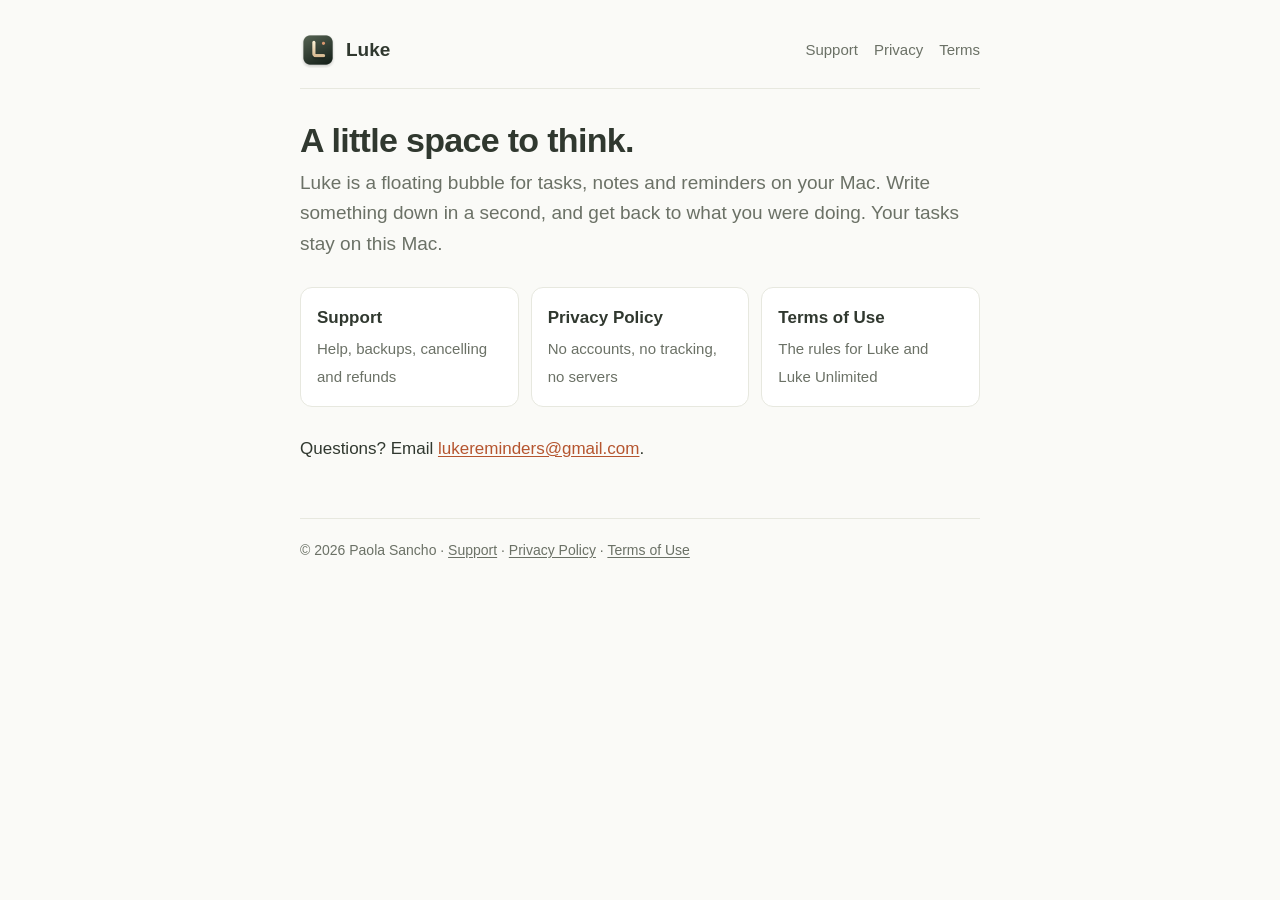
<file: index.html>
<!doctype html>
<html lang="en">
<head>
<meta charset="utf-8">
<meta name="viewport" content="width=device-width, initial-scale=1">
<title>Luke</title>
<meta name="description" content="Luke is a little space to think: a floating bubble for tasks, notes and reminders on your Mac.">
<link rel="icon" href="icon.png">
<link rel="stylesheet" href="style.css">
</head>
<body>
<div class="page">
<header class="site">
  <a class="brand" href="./"><img src="icon.png" alt="">Luke</a>
  <nav><a href="support.html">Support</a><a href="privacy.html">Privacy</a><a href="terms.html">Terms</a></nav>
</header>

<main>
<h1>A little space to think.</h1>
<p class="lead">Luke is a floating bubble for tasks, notes and reminders on your Mac. Write something down in a second, and get back to what you were doing. Your tasks stay on this Mac.</p>

<div class="cards">
  <a href="support.html"><strong>Support</strong><span>Help, backups, cancelling and refunds</span></a>
  <a href="privacy.html"><strong>Privacy Policy</strong><span>No accounts, no tracking, no servers</span></a>
  <a href="terms.html"><strong>Terms of Use</strong><span>The rules for Luke and Luke Unlimited</span></a>
</div>

<p>Questions? Email <a href="mailto:lukereminders@gmail.com">lukereminders@gmail.com</a>.</p>
</main>

<footer class="site">© 2026 Paola Sancho · <a href="support.html">Support</a> · <a href="privacy.html">Privacy Policy</a> · <a href="terms.html">Terms of Use</a></footer>
</div>
</body>
</html>
</file>
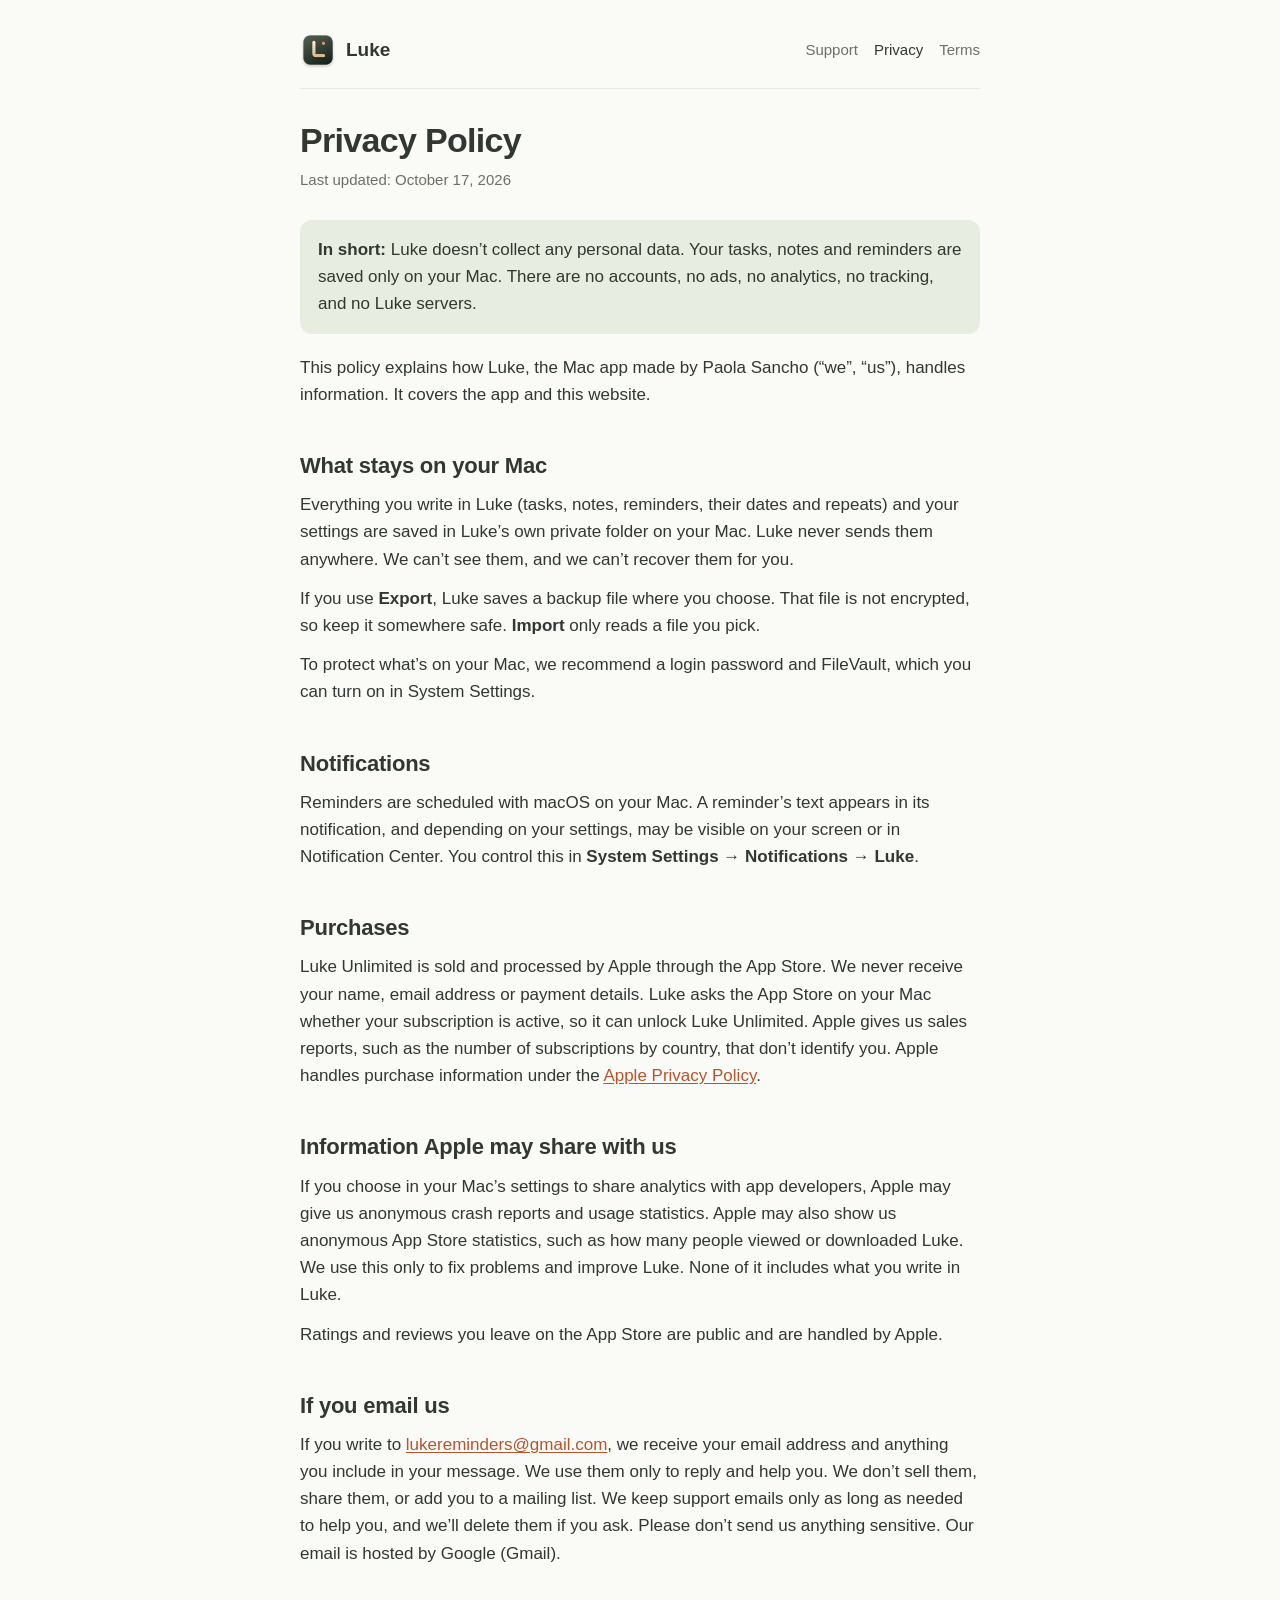
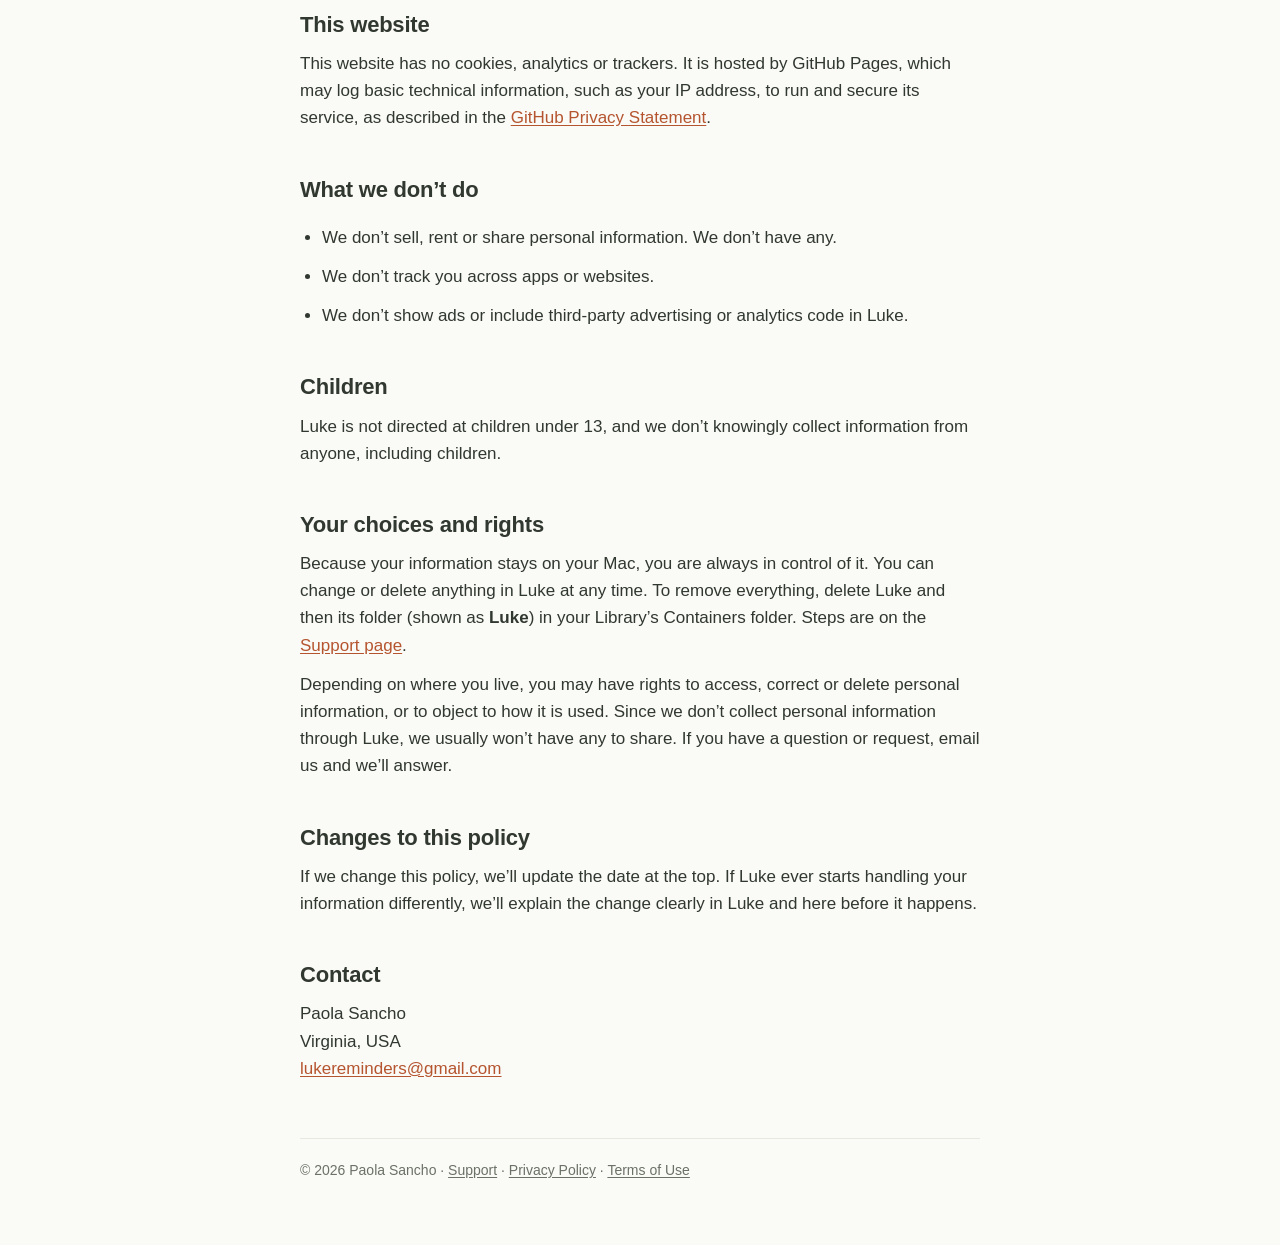
<file: privacy.html>
<!doctype html>
<html lang="en">
<head>
<meta charset="utf-8">
<meta name="viewport" content="width=device-width, initial-scale=1">
<title>Privacy Policy · Luke</title>
<meta name="description" content="Luke keeps your tasks and notes on your Mac and collects no personal data.">
<link rel="icon" href="icon.png">
<link rel="stylesheet" href="style.css">
</head>
<body>
<div class="page">
<header class="site">
  <a class="brand" href="./"><img src="icon.png" alt="">Luke</a>
  <nav><a href="support.html">Support</a><a href="privacy.html" aria-current="page">Privacy</a><a href="terms.html">Terms</a></nav>
</header>

<main>
<h1>Privacy Policy</h1>
<p class="updated">Last updated: October 17, 2026</p>

<div class="callout calm">
<p><strong>In short:</strong> Luke doesn’t collect any personal data. Your tasks, notes and reminders are saved only on your Mac. There are no accounts, no ads, no analytics, no tracking, and no Luke servers.</p>
</div>

<p>This policy explains how Luke, the Mac app made by Paola Sancho (“we”, “us”), handles information. It covers the app and this website.</p>

<h2>What stays on your Mac</h2>
<p>Everything you write in Luke (tasks, notes, reminders, their dates and repeats) and your settings are saved in Luke’s own private folder on your Mac. Luke never sends them anywhere. We can’t see them, and we can’t recover them for you.</p>
<p>If you use <strong>Export</strong>, Luke saves a backup file where you choose. That file is not encrypted, so keep it somewhere safe. <strong>Import</strong> only reads a file you pick.</p>
<p>To protect what’s on your Mac, we recommend a login password and FileVault, which you can turn on in System Settings.</p>

<h2>Notifications</h2>
<p>Reminders are scheduled with macOS on your Mac. A reminder’s text appears in its notification, and depending on your settings, may be visible on your screen or in Notification Center. You control this in <strong>System Settings → Notifications → Luke</strong>.</p>

<h2>Purchases</h2>
<p>Luke Unlimited is sold and processed by Apple through the App Store. We never receive your name, email address or payment details. Luke asks the App Store on your Mac whether your subscription is active, so it can unlock Luke Unlimited. Apple gives us sales reports, such as the number of subscriptions by country, that don’t identify you. Apple handles purchase information under the <a href="https://www.apple.com/legal/privacy/">Apple Privacy Policy</a>.</p>

<h2>Information Apple may share with us</h2>
<p>If you choose in your Mac’s settings to share analytics with app developers, Apple may give us anonymous crash reports and usage statistics. Apple may also show us anonymous App Store statistics, such as how many people viewed or downloaded Luke. We use this only to fix problems and improve Luke. None of it includes what you write in Luke.</p>
<p>Ratings and reviews you leave on the App Store are public and are handled by Apple.</p>

<h2>If you email us</h2>
<p>If you write to <a href="mailto:lukereminders@gmail.com">lukereminders@gmail.com</a>, we receive your email address and anything you include in your message. We use them only to reply and help you. We don’t sell them, share them, or add you to a mailing list. We keep support emails only as long as needed to help you, and we’ll delete them if you ask. Please don’t send us anything sensitive. Our email is hosted by Google (Gmail).</p>

<h2>This website</h2>
<p>This website has no cookies, analytics or trackers. It is hosted by GitHub Pages, which may log basic technical information, such as your IP address, to run and secure its service, as described in the <a href="https://docs.github.com/en/site-policy/privacy-policies/github-general-privacy-statement">GitHub Privacy Statement</a>.</p>

<h2>What we don’t do</h2>
<ul>
  <li>We don’t sell, rent or share personal information. We don’t have any.</li>
  <li>We don’t track you across apps or websites.</li>
  <li>We don’t show ads or include third-party advertising or analytics code in Luke.</li>
</ul>

<h2>Children</h2>
<p>Luke is not directed at children under 13, and we don’t knowingly collect information from anyone, including children.</p>

<h2>Your choices and rights</h2>
<p>Because your information stays on your Mac, you are always in control of it. You can change or delete anything in Luke at any time. To remove everything, delete Luke and then its folder (shown as <strong>Luke</strong>) in your Library’s Containers folder. Steps are on the <a href="support.html#delete">Support page</a>.</p>
<p>Depending on where you live, you may have rights to access, correct or delete personal information, or to object to how it is used. Since we don’t collect personal information through Luke, we usually won’t have any to share. If you have a question or request, email us and we’ll answer.</p>

<h2>Changes to this policy</h2>
<p>If we change this policy, we’ll update the date at the top. If Luke ever starts handling your information differently, we’ll explain the change clearly in Luke and here before it happens.</p>

<h2>Contact</h2>
<p>Paola Sancho<br>Virginia, USA<br><a href="mailto:lukereminders@gmail.com">lukereminders@gmail.com</a></p>
</main>

<footer class="site">© 2026 Paola Sancho · <a href="support.html">Support</a> · <a href="privacy.html">Privacy Policy</a> · <a href="terms.html">Terms of Use</a></footer>
</div>
</body>
</html>
</file>
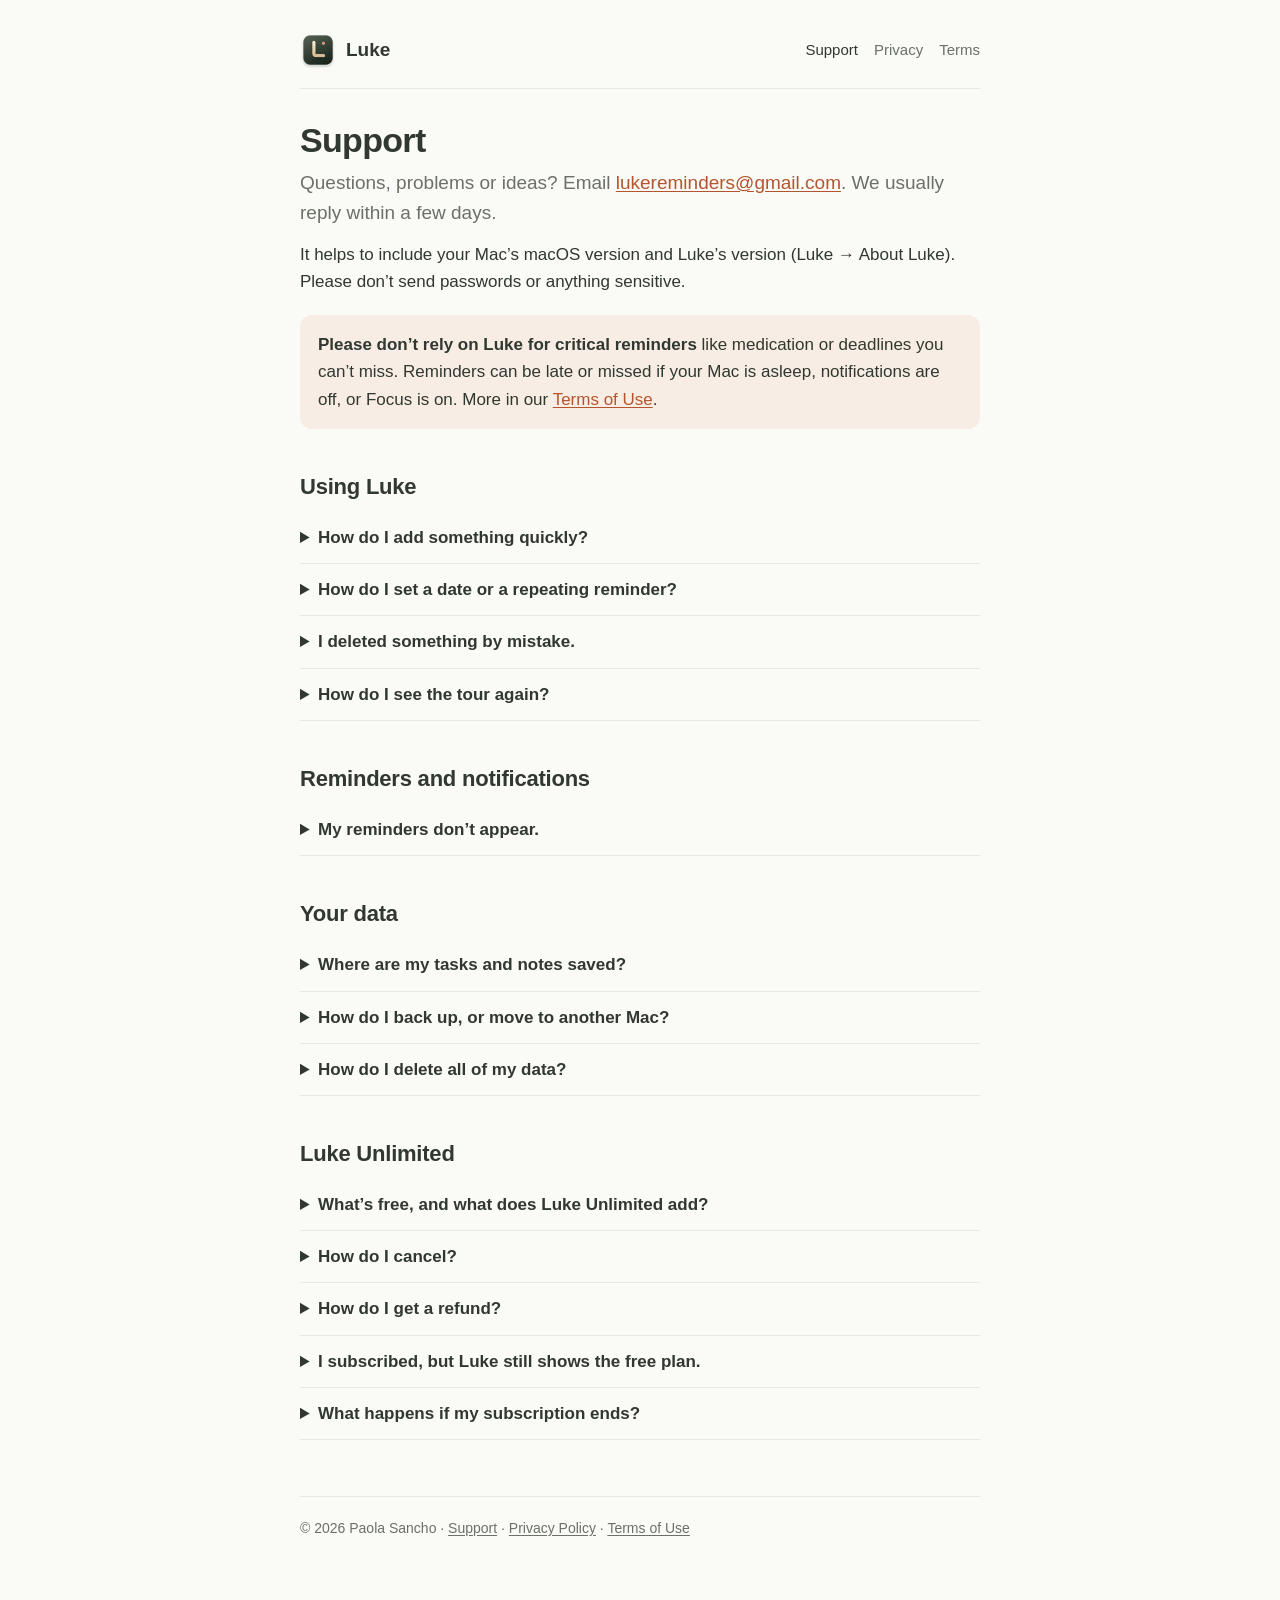
<file: support.html>
<!doctype html>
<html lang="en">
<head>
<meta charset="utf-8">
<meta name="viewport" content="width=device-width, initial-scale=1">
<title>Luke Support</title>
<meta name="description" content="Help with Luke: reminders, backups, Luke Unlimited, cancelling and refunds.">
<link rel="icon" href="icon.png">
<link rel="stylesheet" href="style.css">
</head>
<body>
<div class="page">
<header class="site">
  <a class="brand" href="./"><img src="icon.png" alt="">Luke</a>
  <nav><a href="support.html" aria-current="page">Support</a><a href="privacy.html">Privacy</a><a href="terms.html">Terms</a></nav>
</header>

<main>
<h1>Support</h1>
<p class="lead">Questions, problems or ideas? Email <a href="mailto:lukereminders@gmail.com">lukereminders@gmail.com</a>. We usually reply within a few days.</p>
<p>It helps to include your Mac’s macOS version and Luke’s version (Luke → About Luke). Please don’t send passwords or anything sensitive.</p>

<div class="callout">
<p><strong>Please don’t rely on Luke for critical reminders</strong> like medication or deadlines you can’t miss. Reminders can be late or missed if your Mac is asleep, notifications are off, or Focus is on. More in our <a href="terms.html#reminders">Terms of Use</a>.</p>
</div>

<h2>Using Luke</h2>
<details>
  <summary>How do I add something quickly?</summary>
  <p>Click the floating bubble, or press <kbd>⌃⌘L</kbd> (Control-Command-L) from any app to open the quick panel. Press <kbd>⌥⌘L</kbd> (Option-Command-L) to open the full Luke window. You can change both shortcuts in <strong>Settings</strong>.</p>
</details>
<details>
  <summary>How do I set a date or a repeating reminder?</summary>
  <p>Use the date buttons, or type a date after <code>@</code>, for example <code>Call mom @tomorrow 5pm</code> or <code>Send draft @fri</code>. For repeats, type <code>@daily 8am</code> or <code>@every monday 9am</code>, or choose <strong>Repeat</strong>. Always check the date Luke shows before you rely on it.</p>
</details>
<details>
  <summary>I deleted something by mistake.</summary>
  <p>Right after deleting, click <strong>Undo</strong>. Later, look in <strong>Recently Deleted</strong> in the sidebar. Items stay there for 30 days, then they’re removed for good.</p>
</details>
<details>
  <summary>How do I see the tour again?</summary>
  <p>Open <strong>Settings</strong> and click <strong>Show the tour again</strong>.</p>
</details>

<h2>Reminders and notifications</h2>
<details>
  <summary>My reminders don’t appear.</summary>
  <ol>
    <li>Open <strong>System Settings → Notifications → Luke</strong> and make sure <strong>Allow notifications</strong> is on. Choose <strong>Alerts</strong> if you want them to stay on screen until you act.</li>
    <li>Check that Focus or Do Not Disturb isn’t on, or allow Luke in your Focus settings.</li>
    <li>Make sure your Mac’s date, time and time zone are correct.</li>
    <li>Keep Luke open. Turn on <strong>Open Luke when your Mac starts</strong> in Luke’s Settings so it’s always ready.</li>
  </ol>
  <p>Reminders can’t appear while your Mac is off or asleep. You’ll see missed ones as overdue in Luke.</p>
</details>

<h2>Your data</h2>
<details>
  <summary>Where are my tasks and notes saved?</summary>
  <p>Only on your Mac, in Luke’s own private folder. Luke has no account and doesn’t sync, so we can’t see or recover your data. Read the <a href="privacy.html">Privacy Policy</a>.</p>
</details>
<details>
  <summary>How do I back up, or move to another Mac?</summary>
  <p>In Luke, open <strong>Settings → Your Data → Export…</strong> and save the file somewhere safe. On the other Mac, open <strong>Settings → Your Data → Import…</strong> and pick that file. Import adds the items to what’s already there. The backup file isn’t encrypted, so treat it like any private document.</p>
</details>
<details id="delete">
  <summary>How do I delete all of my data?</summary>
  <ol>
    <li>If you want a copy first, use <strong>Export</strong>.</li>
    <li>Quit Luke and drag it from Applications to the Trash.</li>
    <li>In Finder, choose <strong>Go → Go to Folder…</strong>, type <code>~/Library/Containers</code>, and press Return.</li>
    <li>Drag the folder named <strong>Luke</strong> to the Trash, then empty the Trash.</li>
  </ol>
  <p>Deleting Luke doesn’t cancel Luke Unlimited. See below.</p>
</details>

<h2>Luke Unlimited</h2>
<details>
  <summary>What’s free, and what does Luke Unlimited add?</summary>
  <p>The free plan includes up to 15 open notes and tasks without dates, and up to 10 open reminders, at a time. Checking off or deleting one frees its spot. Luke Unlimited removes both limits for US$0.99 a month or US$7.99 a year (prices vary by country), with a free 1-week trial for new subscribers.</p>
</details>
<details>
  <summary>How do I cancel?</summary>
  <p>In Luke, open <strong>Settings → Manage subscription</strong>. Or open the App Store, click your name at the bottom of the sidebar, then <strong>Account Settings → Subscriptions → Manage</strong>. Cancel at least 24 hours before your trial or period ends to avoid the next charge. Apple’s steps: <a href="https://support.apple.com/HT202039">Cancel a subscription from Apple</a>.</p>
</details>
<details>
  <summary>How do I get a refund?</summary>
  <p>Apple handles all payments and refunds. We can’t see your payment or issue refunds ourselves. Request one at <a href="https://reportaproblem.apple.com">reportaproblem.apple.com</a>, sign in with the Apple Account you used, and choose Luke.</p>
</details>
<details>
  <summary>I subscribed, but Luke still shows the free plan.</summary>
  <p>Open the upgrade screen or Settings and click <strong>Restore Purchases</strong>. Make sure you’re signed in to the App Store with the same Apple Account you subscribed with. Luke Unlimited works on every Mac signed in to that account.</p>
</details>
<details>
  <summary>What happens if my subscription ends?</summary>
  <p>Nothing is deleted or locked. Your tasks, notes and reminders keep working. You just can’t add new notes or tasks while you have 15 or more open ones, or new reminders while you have 10 or more.</p>
</details>
</main>

<footer class="site">© 2026 Paola Sancho · <a href="support.html">Support</a> · <a href="privacy.html">Privacy Policy</a> · <a href="terms.html">Terms of Use</a></footer>
</div>
</body>
</html>
</file>
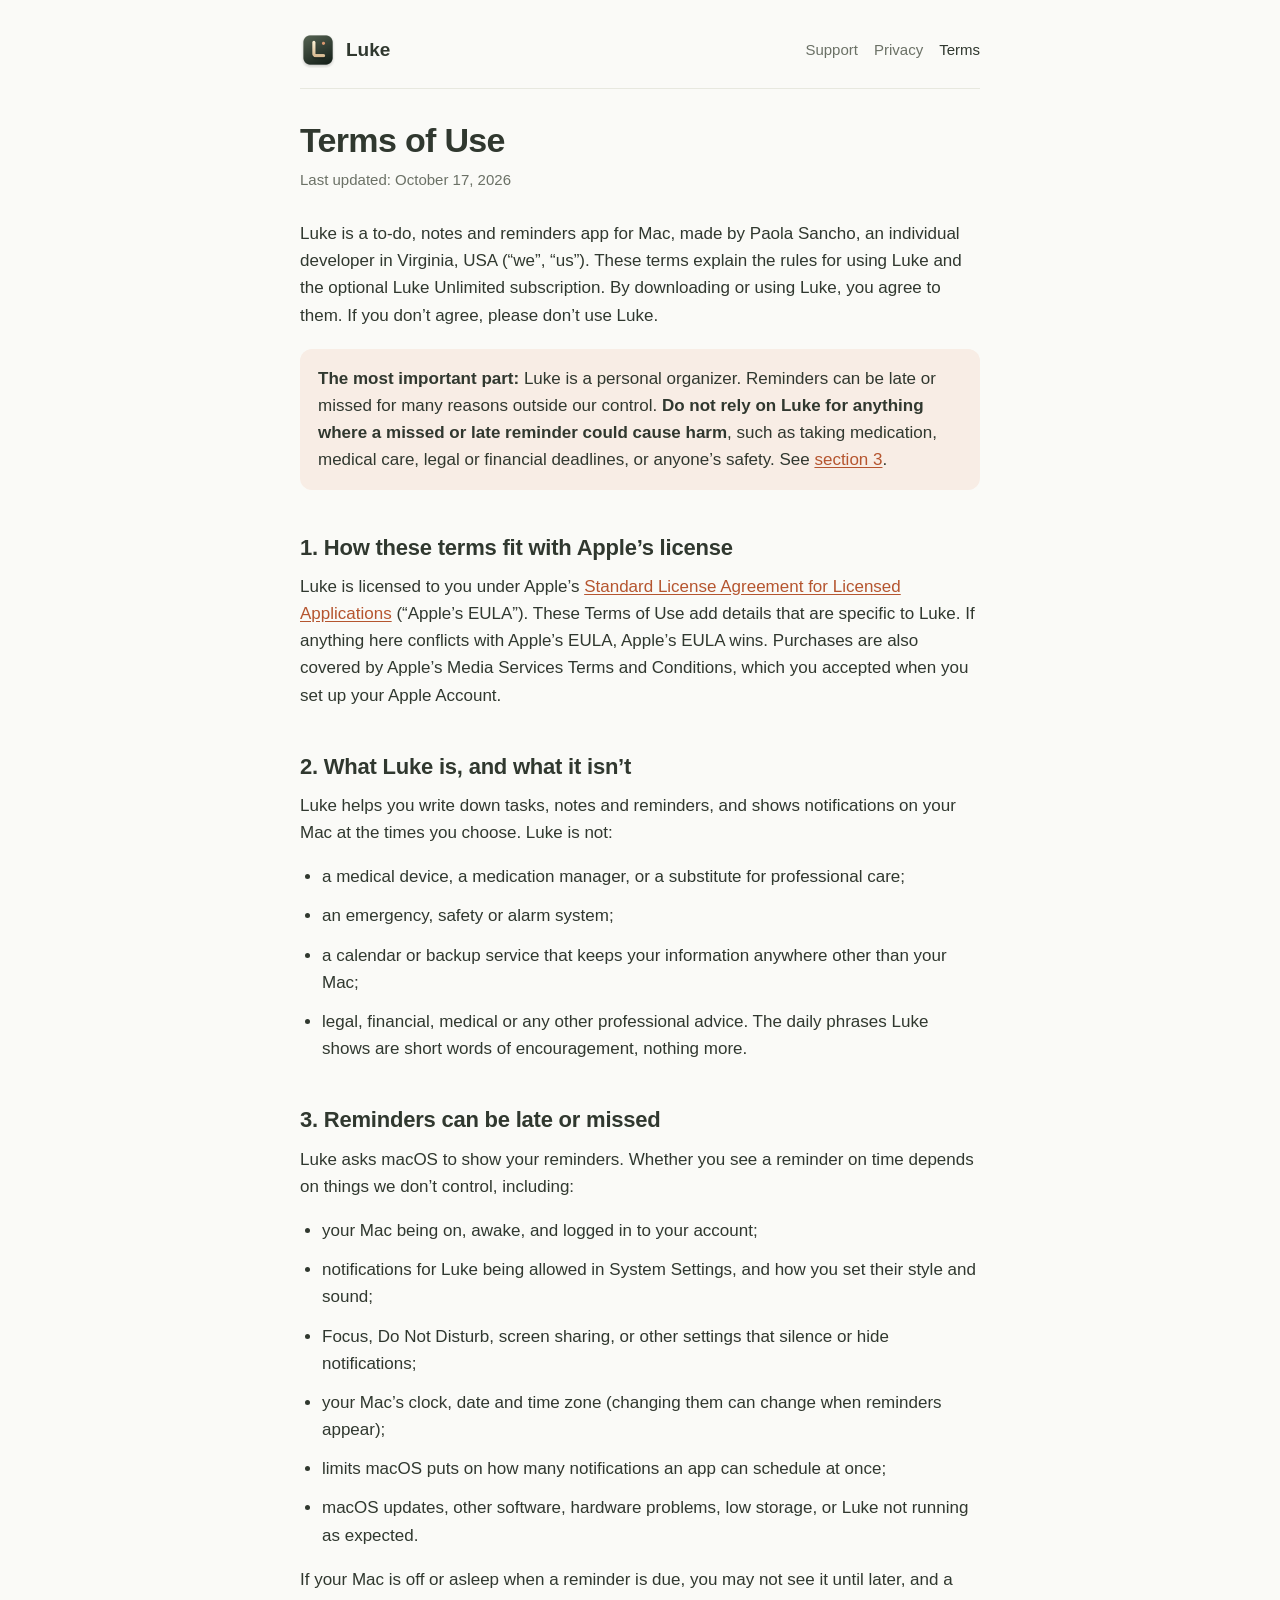
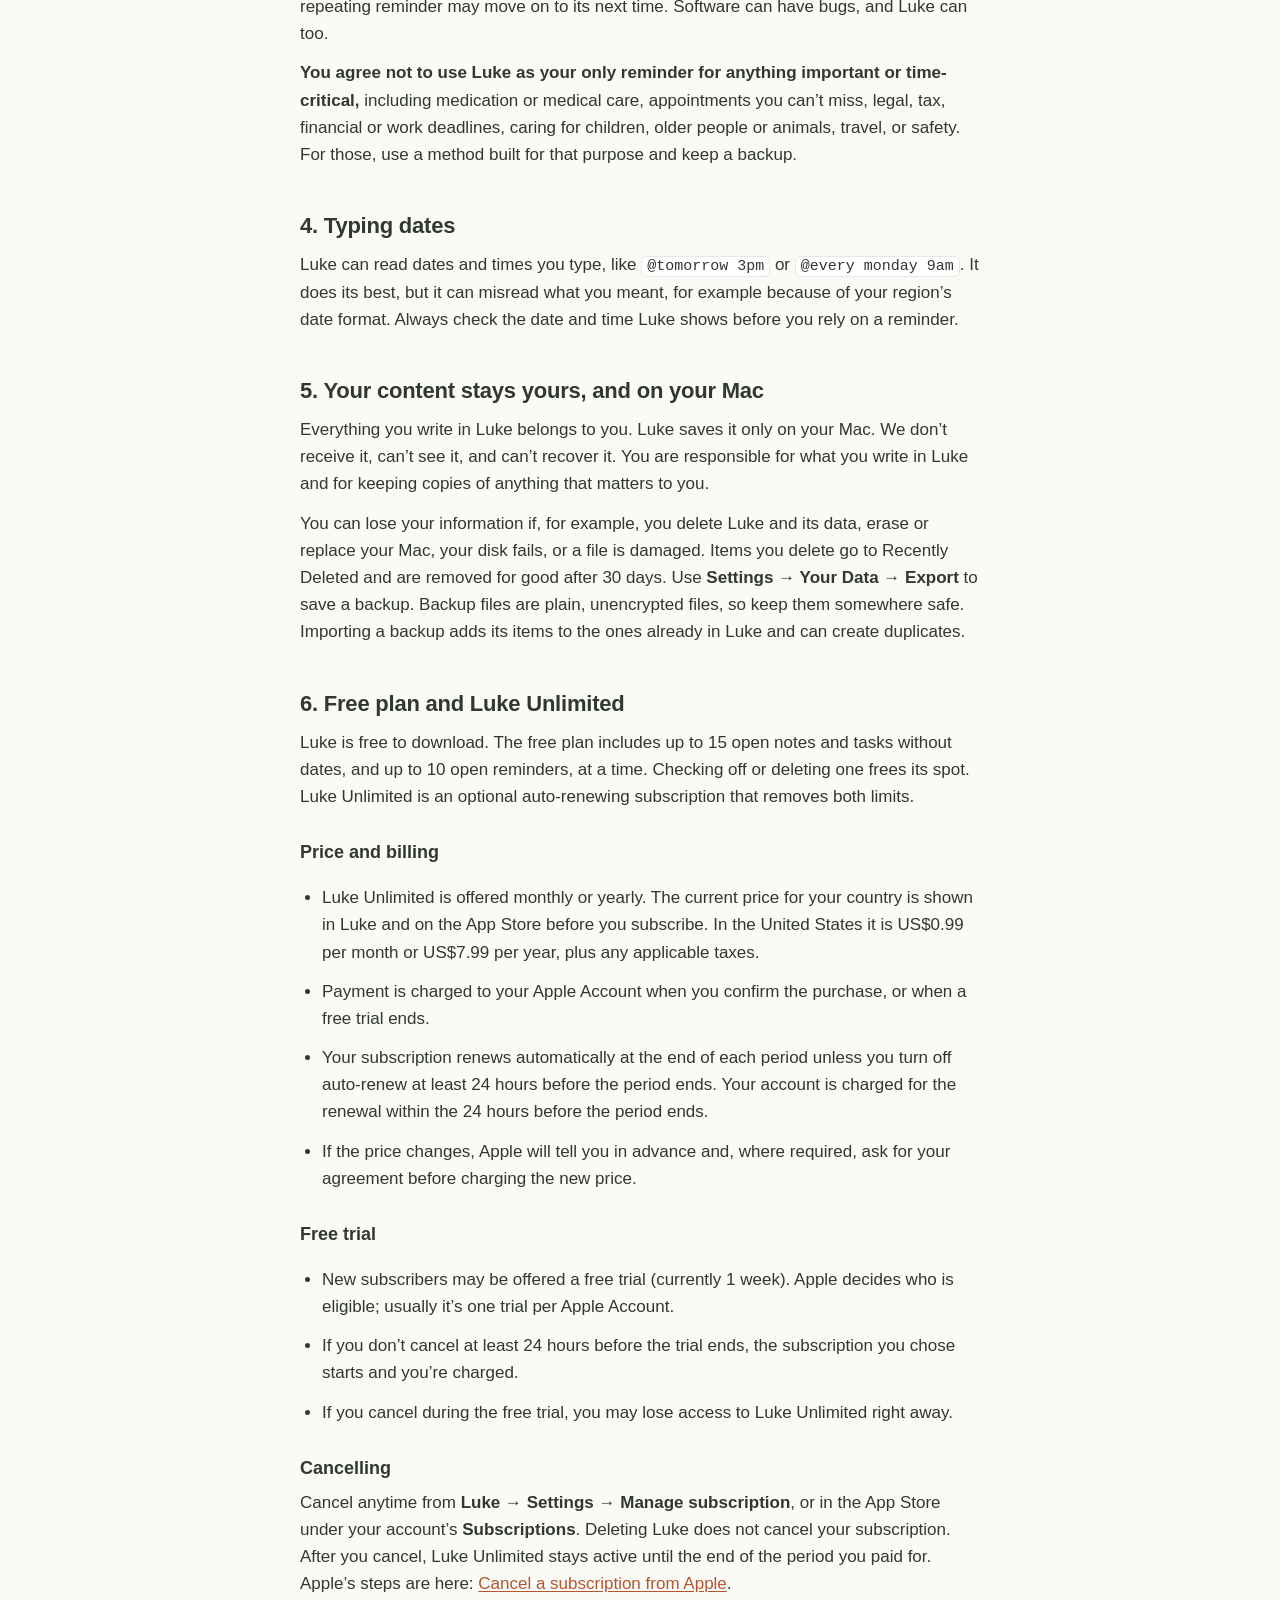
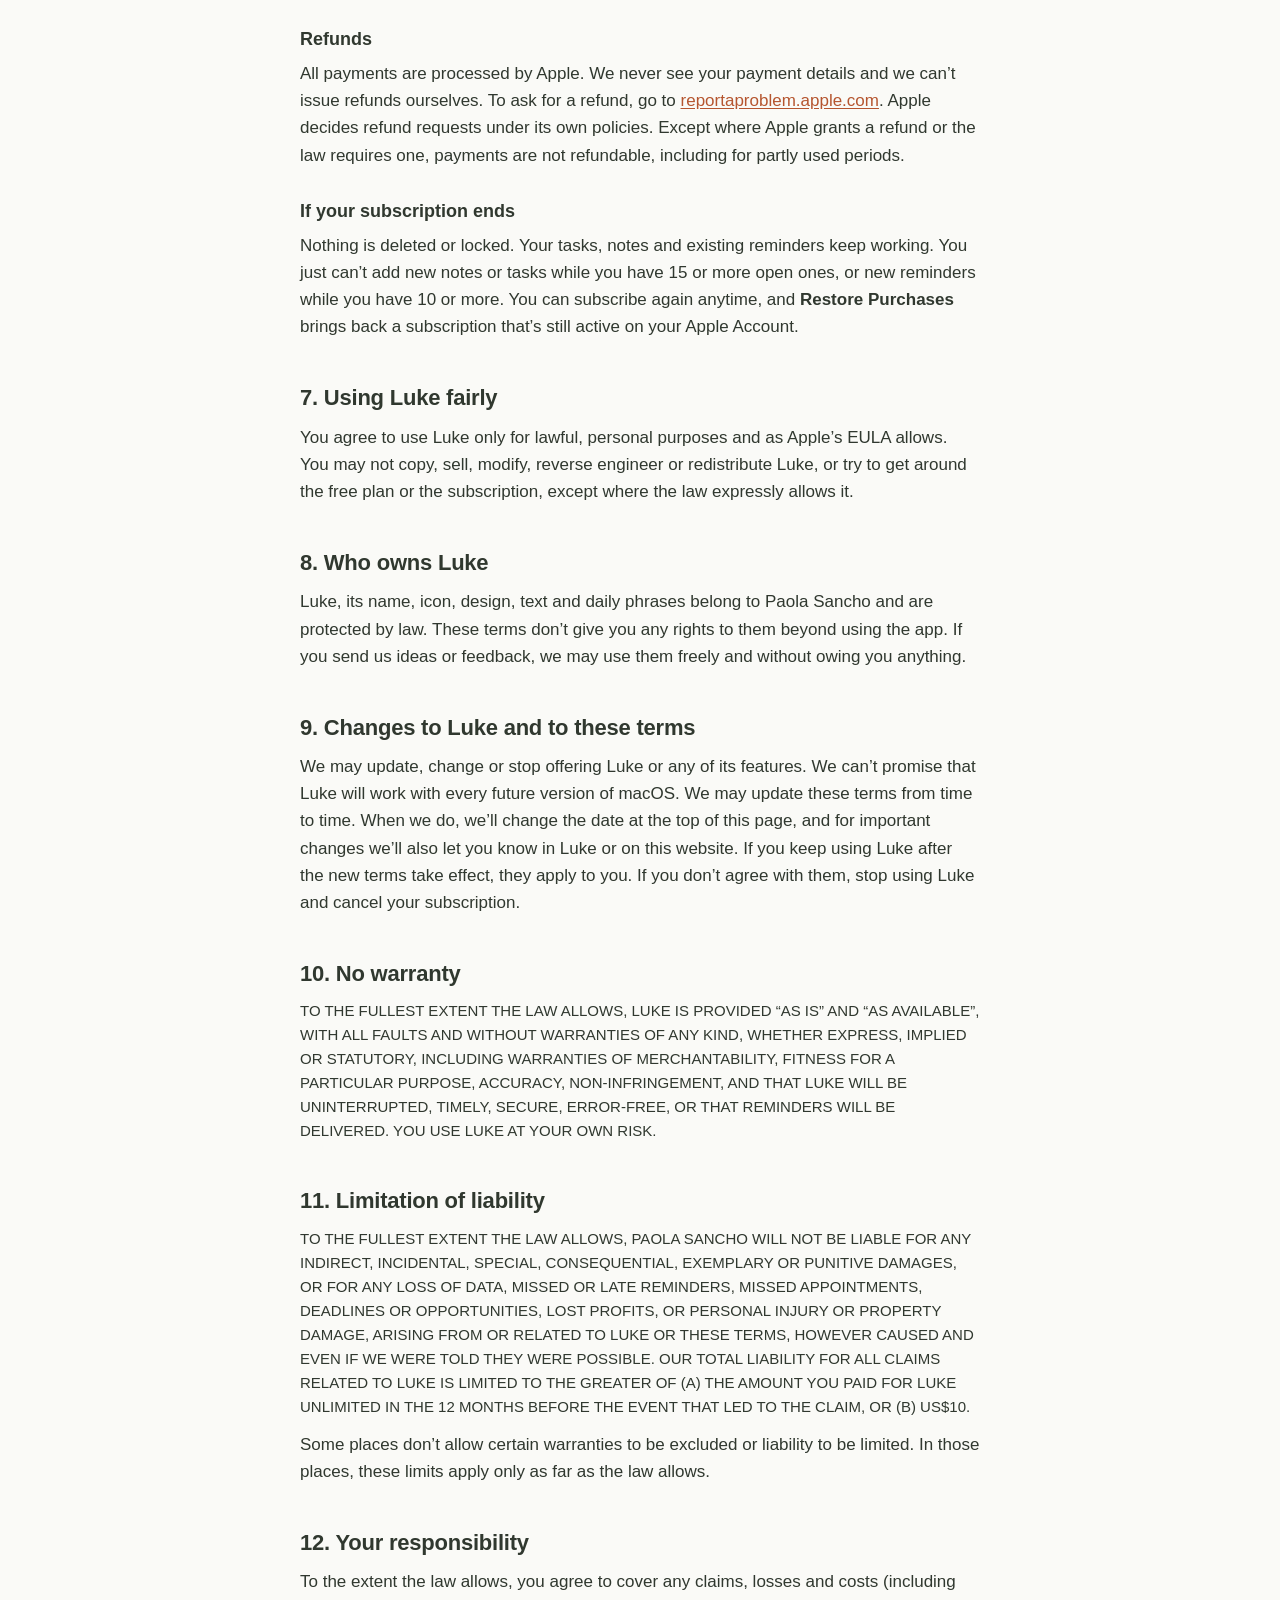
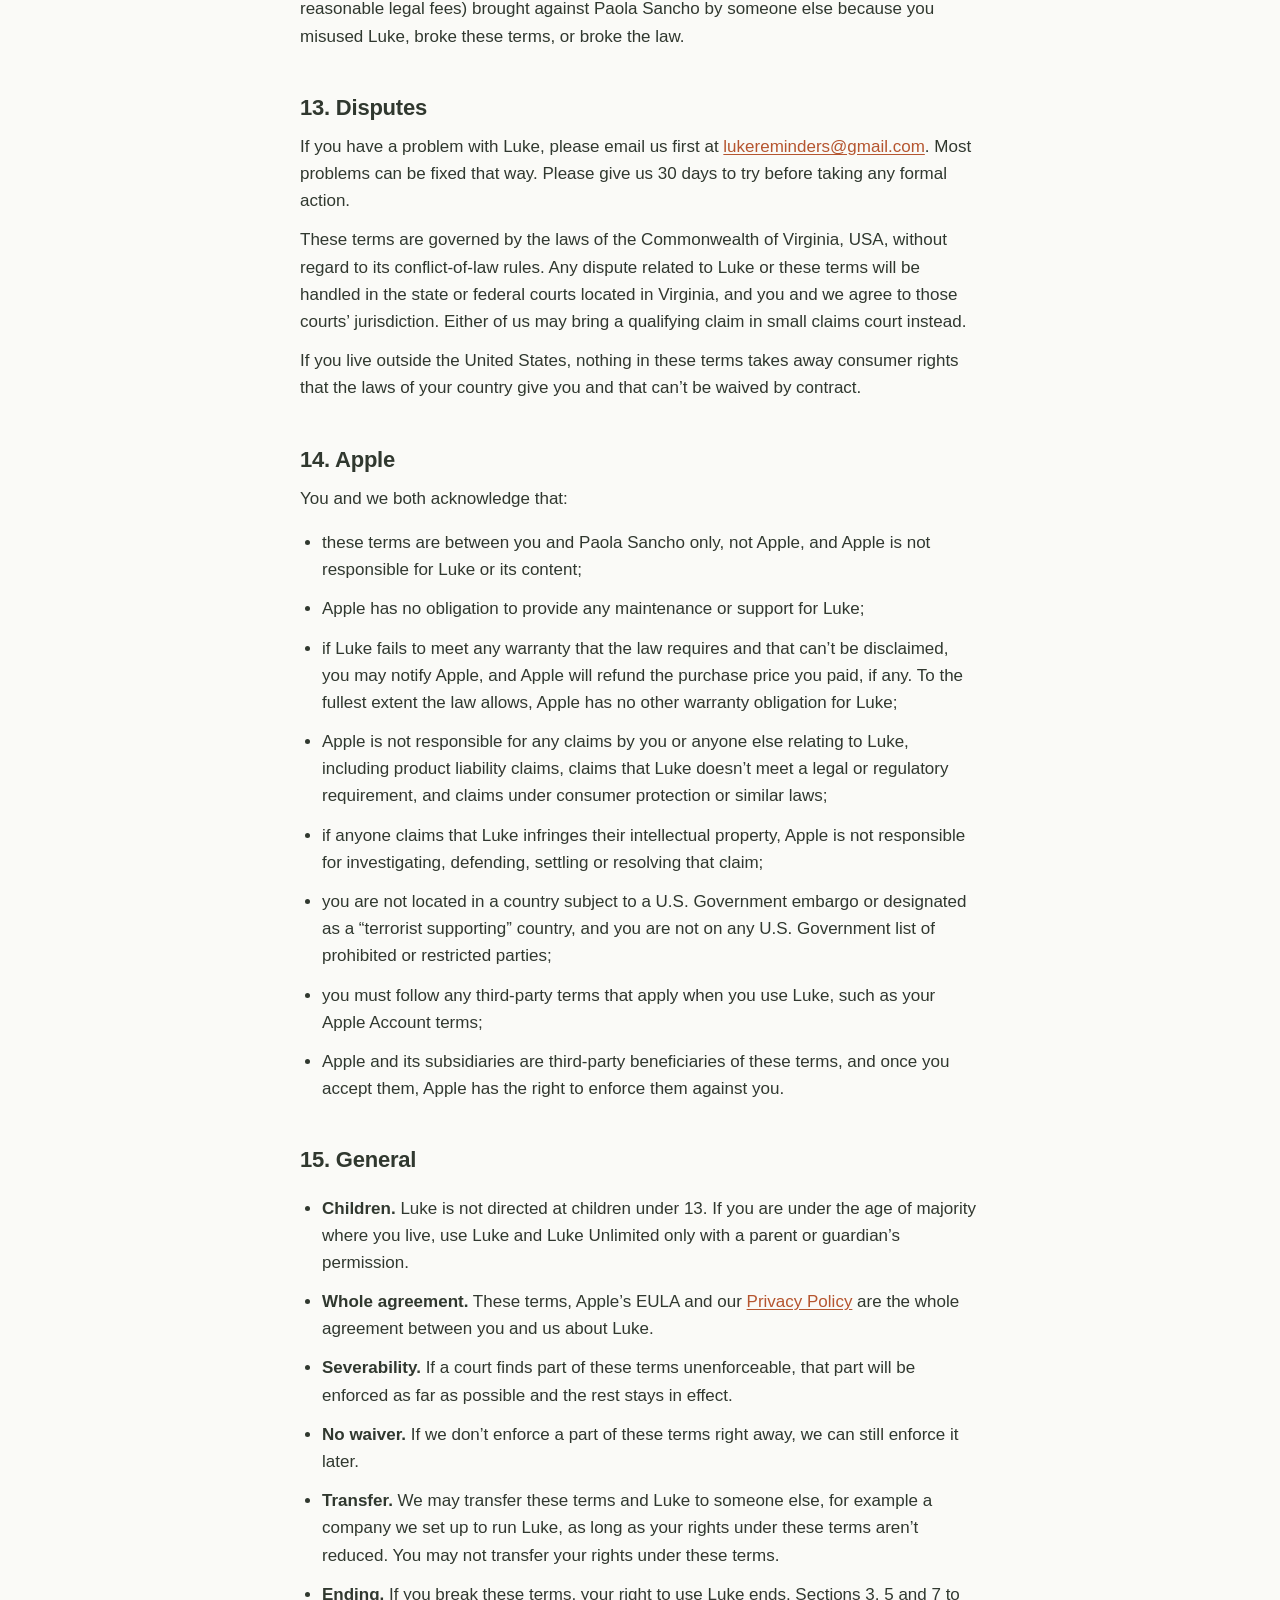
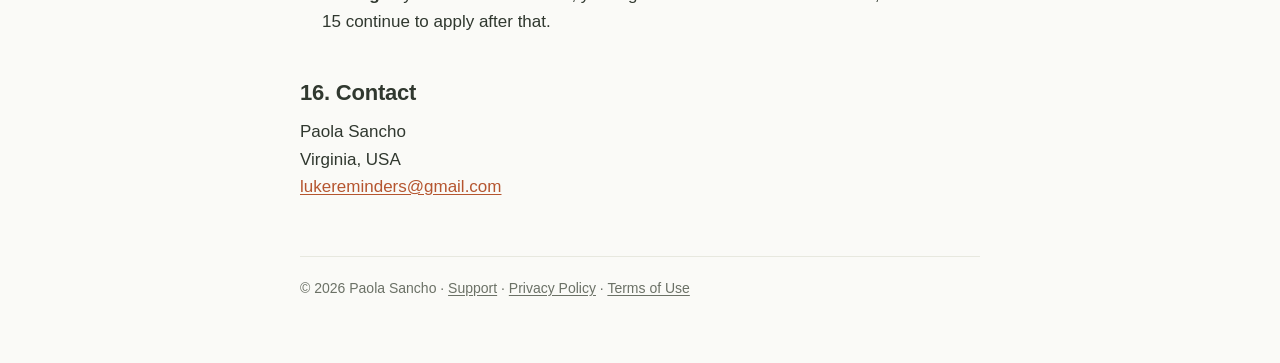
<file: terms.html>
<!doctype html>
<html lang="en">
<head>
<meta charset="utf-8">
<meta name="viewport" content="width=device-width, initial-scale=1">
<title>Terms of Use · Luke</title>
<meta name="description" content="The terms for using Luke and Luke Unlimited.">
<link rel="icon" href="icon.png">
<link rel="stylesheet" href="style.css">
</head>
<body>
<div class="page">
<header class="site">
  <a class="brand" href="./"><img src="icon.png" alt="">Luke</a>
  <nav><a href="support.html">Support</a><a href="privacy.html">Privacy</a><a href="terms.html" aria-current="page">Terms</a></nav>
</header>

<main>
<h1>Terms of Use</h1>
<p class="updated">Last updated: October 17, 2026</p>

<p>Luke is a to-do, notes and reminders app for Mac, made by Paola Sancho, an individual developer in Virginia, USA (“we”, “us”). These terms explain the rules for using Luke and the optional Luke Unlimited subscription. By downloading or using Luke, you agree to them. If you don’t agree, please don’t use Luke.</p>

<div class="callout">
<p><strong>The most important part:</strong> Luke is a personal organizer. Reminders can be late or missed for many reasons outside our control. <strong>Do not rely on Luke for anything where a missed or late reminder could cause harm</strong>, such as taking medication, medical care, legal or financial deadlines, or anyone’s safety. See <a href="#reminders">section 3</a>.</p>
</div>

<h2 id="apple-eula">1. How these terms fit with Apple’s license</h2>
<p>Luke is licensed to you under Apple’s <a href="https://www.apple.com/legal/internet-services/itunes/dev/stdeula/">Standard License Agreement for Licensed Applications</a> (“Apple’s EULA”). These Terms of Use add details that are specific to Luke. If anything here conflicts with Apple’s EULA, Apple’s EULA wins. Purchases are also covered by Apple’s Media Services Terms and Conditions, which you accepted when you set up your Apple Account.</p>

<h2>2. What Luke is, and what it isn’t</h2>
<p>Luke helps you write down tasks, notes and reminders, and shows notifications on your Mac at the times you choose. Luke is not:</p>
<ul>
  <li>a medical device, a medication manager, or a substitute for professional care;</li>
  <li>an emergency, safety or alarm system;</li>
  <li>a calendar or backup service that keeps your information anywhere other than your Mac;</li>
  <li>legal, financial, medical or any other professional advice. The daily phrases Luke shows are short words of encouragement, nothing more.</li>
</ul>

<h2 id="reminders">3. Reminders can be late or missed</h2>
<p>Luke asks macOS to show your reminders. Whether you see a reminder on time depends on things we don’t control, including:</p>
<ul>
  <li>your Mac being on, awake, and logged in to your account;</li>
  <li>notifications for Luke being allowed in System Settings, and how you set their style and sound;</li>
  <li>Focus, Do Not Disturb, screen sharing, or other settings that silence or hide notifications;</li>
  <li>your Mac’s clock, date and time zone (changing them can change when reminders appear);</li>
  <li>limits macOS puts on how many notifications an app can schedule at once;</li>
  <li>macOS updates, other software, hardware problems, low storage, or Luke not running as expected.</li>
</ul>
<p>If your Mac is off or asleep when a reminder is due, you may not see it until later, and a repeating reminder may move on to its next time. Software can have bugs, and Luke can too.</p>
<p><strong>You agree not to use Luke as your only reminder for anything important or time-critical,</strong> including medication or medical care, appointments you can’t miss, legal, tax, financial or work deadlines, caring for children, older people or animals, travel, or safety. For those, use a method built for that purpose and keep a backup.</p>

<h2>4. Typing dates</h2>
<p>Luke can read dates and times you type, like <code>@tomorrow 3pm</code> or <code>@every monday 9am</code>. It does its best, but it can misread what you meant, for example because of your region’s date format. Always check the date and time Luke shows before you rely on a reminder.</p>

<h2>5. Your content stays yours, and on your Mac</h2>
<p>Everything you write in Luke belongs to you. Luke saves it only on your Mac. We don’t receive it, can’t see it, and can’t recover it. You are responsible for what you write in Luke and for keeping copies of anything that matters to you.</p>
<p>You can lose your information if, for example, you delete Luke and its data, erase or replace your Mac, your disk fails, or a file is damaged. Items you delete go to Recently Deleted and are removed for good after 30 days. Use <strong>Settings → Your Data → Export</strong> to save a backup. Backup files are plain, unencrypted files, so keep them somewhere safe. Importing a backup adds its items to the ones already in Luke and can create duplicates.</p>

<h2 id="subscription">6. Free plan and Luke Unlimited</h2>
<p>Luke is free to download. The free plan includes up to 15 open notes and tasks without dates, and up to 10 open reminders, at a time. Checking off or deleting one frees its spot. Luke Unlimited is an optional auto-renewing subscription that removes both limits.</p>
<h3>Price and billing</h3>
<ul>
  <li>Luke Unlimited is offered monthly or yearly. The current price for your country is shown in Luke and on the App Store before you subscribe. In the United States it is US$0.99 per month or US$7.99 per year, plus any applicable taxes.</li>
  <li>Payment is charged to your Apple Account when you confirm the purchase, or when a free trial ends.</li>
  <li>Your subscription renews automatically at the end of each period unless you turn off auto-renew at least 24 hours before the period ends. Your account is charged for the renewal within the 24 hours before the period ends.</li>
  <li>If the price changes, Apple will tell you in advance and, where required, ask for your agreement before charging the new price.</li>
</ul>
<h3>Free trial</h3>
<ul>
  <li>New subscribers may be offered a free trial (currently 1 week). Apple decides who is eligible; usually it’s one trial per Apple Account.</li>
  <li>If you don’t cancel at least 24 hours before the trial ends, the subscription you chose starts and you’re charged.</li>
  <li>If you cancel during the free trial, you may lose access to Luke Unlimited right away.</li>
</ul>
<h3>Cancelling</h3>
<p>Cancel anytime from <strong>Luke → Settings → Manage subscription</strong>, or in the App Store under your account’s <strong>Subscriptions</strong>. Deleting Luke does not cancel your subscription. After you cancel, Luke Unlimited stays active until the end of the period you paid for. Apple’s steps are here: <a href="https://support.apple.com/HT202039">Cancel a subscription from Apple</a>.</p>
<h3>Refunds</h3>
<p>All payments are processed by Apple. We never see your payment details and we can’t issue refunds ourselves. To ask for a refund, go to <a href="https://reportaproblem.apple.com">reportaproblem.apple.com</a>. Apple decides refund requests under its own policies. Except where Apple grants a refund or the law requires one, payments are not refundable, including for partly used periods.</p>
<h3>If your subscription ends</h3>
<p>Nothing is deleted or locked. Your tasks, notes and existing reminders keep working. You just can’t add new notes or tasks while you have 15 or more open ones, or new reminders while you have 10 or more. You can subscribe again anytime, and <strong>Restore Purchases</strong> brings back a subscription that’s still active on your Apple Account.</p>

<h2>7. Using Luke fairly</h2>
<p>You agree to use Luke only for lawful, personal purposes and as Apple’s EULA allows. You may not copy, sell, modify, reverse engineer or redistribute Luke, or try to get around the free plan or the subscription, except where the law expressly allows it.</p>

<h2>8. Who owns Luke</h2>
<p>Luke, its name, icon, design, text and daily phrases belong to Paola Sancho and are protected by law. These terms don’t give you any rights to them beyond using the app. If you send us ideas or feedback, we may use them freely and without owing you anything.</p>

<h2>9. Changes to Luke and to these terms</h2>
<p>We may update, change or stop offering Luke or any of its features. We can’t promise that Luke will work with every future version of macOS. We may update these terms from time to time. When we do, we’ll change the date at the top of this page, and for important changes we’ll also let you know in Luke or on this website. If you keep using Luke after the new terms take effect, they apply to you. If you don’t agree with them, stop using Luke and cancel your subscription.</p>

<h2>10. No warranty</h2>
<p class="caps">To the fullest extent the law allows, Luke is provided “as is” and “as available”, with all faults and without warranties of any kind, whether express, implied or statutory, including warranties of merchantability, fitness for a particular purpose, accuracy, non-infringement, and that Luke will be uninterrupted, timely, secure, error-free, or that reminders will be delivered. You use Luke at your own risk.</p>

<h2>11. Limitation of liability</h2>
<p class="caps">To the fullest extent the law allows, Paola Sancho will not be liable for any indirect, incidental, special, consequential, exemplary or punitive damages, or for any loss of data, missed or late reminders, missed appointments, deadlines or opportunities, lost profits, or personal injury or property damage, arising from or related to Luke or these terms, however caused and even if we were told they were possible. Our total liability for all claims related to Luke is limited to the greater of (a) the amount you paid for Luke Unlimited in the 12 months before the event that led to the claim, or (b) US$10.</p>
<p>Some places don’t allow certain warranties to be excluded or liability to be limited. In those places, these limits apply only as far as the law allows.</p>

<h2>12. Your responsibility</h2>
<p>To the extent the law allows, you agree to cover any claims, losses and costs (including reasonable legal fees) brought against Paola Sancho by someone else because you misused Luke, broke these terms, or broke the law.</p>

<h2>13. Disputes</h2>
<p>If you have a problem with Luke, please email us first at <a href="mailto:lukereminders@gmail.com">lukereminders@gmail.com</a>. Most problems can be fixed that way. Please give us 30 days to try before taking any formal action.</p>
<p>These terms are governed by the laws of the Commonwealth of Virginia, USA, without regard to its conflict-of-law rules. Any dispute related to Luke or these terms will be handled in the state or federal courts located in Virginia, and you and we agree to those courts’ jurisdiction. Either of us may bring a qualifying claim in small claims court instead.</p>
<p>If you live outside the United States, nothing in these terms takes away consumer rights that the laws of your country give you and that can’t be waived by contract.</p>

<h2>14. Apple</h2>
<p>You and we both acknowledge that:</p>
<ul>
  <li>these terms are between you and Paola Sancho only, not Apple, and Apple is not responsible for Luke or its content;</li>
  <li>Apple has no obligation to provide any maintenance or support for Luke;</li>
  <li>if Luke fails to meet any warranty that the law requires and that can’t be disclaimed, you may notify Apple, and Apple will refund the purchase price you paid, if any. To the fullest extent the law allows, Apple has no other warranty obligation for Luke;</li>
  <li>Apple is not responsible for any claims by you or anyone else relating to Luke, including product liability claims, claims that Luke doesn’t meet a legal or regulatory requirement, and claims under consumer protection or similar laws;</li>
  <li>if anyone claims that Luke infringes their intellectual property, Apple is not responsible for investigating, defending, settling or resolving that claim;</li>
  <li>you are not located in a country subject to a U.S. Government embargo or designated as a “terrorist supporting” country, and you are not on any U.S. Government list of prohibited or restricted parties;</li>
  <li>you must follow any third-party terms that apply when you use Luke, such as your Apple Account terms;</li>
  <li>Apple and its subsidiaries are third-party beneficiaries of these terms, and once you accept them, Apple has the right to enforce them against you.</li>
</ul>

<h2>15. General</h2>
<ul>
  <li><strong>Children.</strong> Luke is not directed at children under 13. If you are under the age of majority where you live, use Luke and Luke Unlimited only with a parent or guardian’s permission.</li>
  <li><strong>Whole agreement.</strong> These terms, Apple’s EULA and our <a href="privacy.html">Privacy Policy</a> are the whole agreement between you and us about Luke.</li>
  <li><strong>Severability.</strong> If a court finds part of these terms unenforceable, that part will be enforced as far as possible and the rest stays in effect.</li>
  <li><strong>No waiver.</strong> If we don’t enforce a part of these terms right away, we can still enforce it later.</li>
  <li><strong>Transfer.</strong> We may transfer these terms and Luke to someone else, for example a company we set up to run Luke, as long as your rights under these terms aren’t reduced. You may not transfer your rights under these terms.</li>
  <li><strong>Ending.</strong> If you break these terms, your right to use Luke ends. Sections 3, 5 and 7 to 15 continue to apply after that.</li>
</ul>

<h2>16. Contact</h2>
<p>Paola Sancho<br>Virginia, USA<br><a href="mailto:lukereminders@gmail.com">lukereminders@gmail.com</a></p>
</main>

<footer class="site">© 2026 Paola Sancho · <a href="support.html">Support</a> · <a href="privacy.html">Privacy Policy</a> · <a href="terms.html">Terms of Use</a></footer>
</div>
</body>
</html>
</file>
<file: style.css>
:root {
  --canvas: #FAFAF7;
  --card: #FFFFFF;
  --ink: #30382F;
  --secondary: #6B7166;
  --line: #E7E8DF;
  --accent: #B5552F;
  --accent-soft: #F8EDE5;
  --green: #5E7154;
  --green-soft: #E8EDE2;
}

@media (prefers-color-scheme: dark) {
  :root {
    --canvas: #20221F;
    --card: #2A2D27;
    --ink: #F0F1E9;
    --secondary: #A7ADA0;
    --line: #383D33;
    --accent: #EE9B70;
    --accent-soft: #49372A;
    --green: #A3BB8A;
    --green-soft: #303C29;
  }
}

* { box-sizing: border-box; }

html { -webkit-text-size-adjust: 100%; }

body {
  margin: 0;
  background: var(--canvas);
  color: var(--ink);
  font: 17px/1.6 -apple-system, BlinkMacSystemFont, "SF Pro Text", "Helvetica Neue", Arial, sans-serif;
}

a { color: var(--accent); text-underline-offset: 2px; }

.page { max-width: 720px; margin: 0 auto; padding: 32px 20px 64px; }

header.site {
  display: flex; align-items: center; gap: 12px; flex-wrap: wrap;
  padding-bottom: 20px; margin-bottom: 32px; border-bottom: 1px solid var(--line);
}
header.site .brand { display: flex; align-items: center; gap: 10px; color: var(--ink); text-decoration: none; font-weight: 600; font-size: 19px; margin-right: auto; }
header.site .brand img { width: 36px; height: 36px; border-radius: 9px; }
header.site nav { display: flex; gap: 16px; flex-wrap: wrap; font-size: 15px; }
header.site nav a { color: var(--secondary); text-decoration: none; }
header.site nav a:hover, header.site nav a[aria-current="page"] { color: var(--ink); }

h1 { font-size: 34px; line-height: 1.15; letter-spacing: -0.02em; margin: 0 0 8px; }
h2 { font-size: 22px; letter-spacing: -0.01em; margin: 40px 0 8px; }
h3 { font-size: 18px; margin: 28px 0 6px; }
p, li { margin: 0 0 12px; }
ul, ol { padding-left: 22px; }

.updated { color: var(--secondary); font-size: 15px; margin-bottom: 28px; }
.lead { font-size: 19px; color: var(--secondary); }

.callout {
  background: var(--accent-soft); border-radius: 12px; padding: 16px 18px; margin: 20px 0;
}
.callout.calm { background: var(--green-soft); }
.callout p:last-child { margin-bottom: 0; }

.caps { text-transform: uppercase; font-size: 15px; }

kbd {
  font: 14px/1 -apple-system, BlinkMacSystemFont, sans-serif;
  background: var(--card); border: 1px solid var(--line); border-radius: 5px; padding: 2px 6px;
}
code { font: 15px ui-monospace, "SF Mono", Menlo, monospace; background: var(--card); border: 1px solid var(--line); border-radius: 5px; padding: 1px 5px; overflow-wrap: anywhere; }

.cards { display: grid; grid-template-columns: repeat(auto-fit, minmax(200px, 1fr)); gap: 12px; margin: 28px 0; }
.cards a { display: block; background: var(--card); border: 1px solid var(--line); border-radius: 12px; padding: 16px; color: var(--ink); text-decoration: none; }
.cards a strong { display: block; margin-bottom: 4px; }
.cards a span { color: var(--secondary); font-size: 15px; }

details { border-bottom: 1px solid var(--line); padding: 12px 0; }
details summary { cursor: pointer; font-weight: 600; }
details[open] summary { margin-bottom: 8px; }

footer.site { margin-top: 56px; padding-top: 20px; border-top: 1px solid var(--line); color: var(--secondary); font-size: 14px; }
footer.site a { color: var(--secondary); }

@media (max-width: 480px) {
  h1 { font-size: 28px; }
  body { font-size: 16px; }
}
</file>
